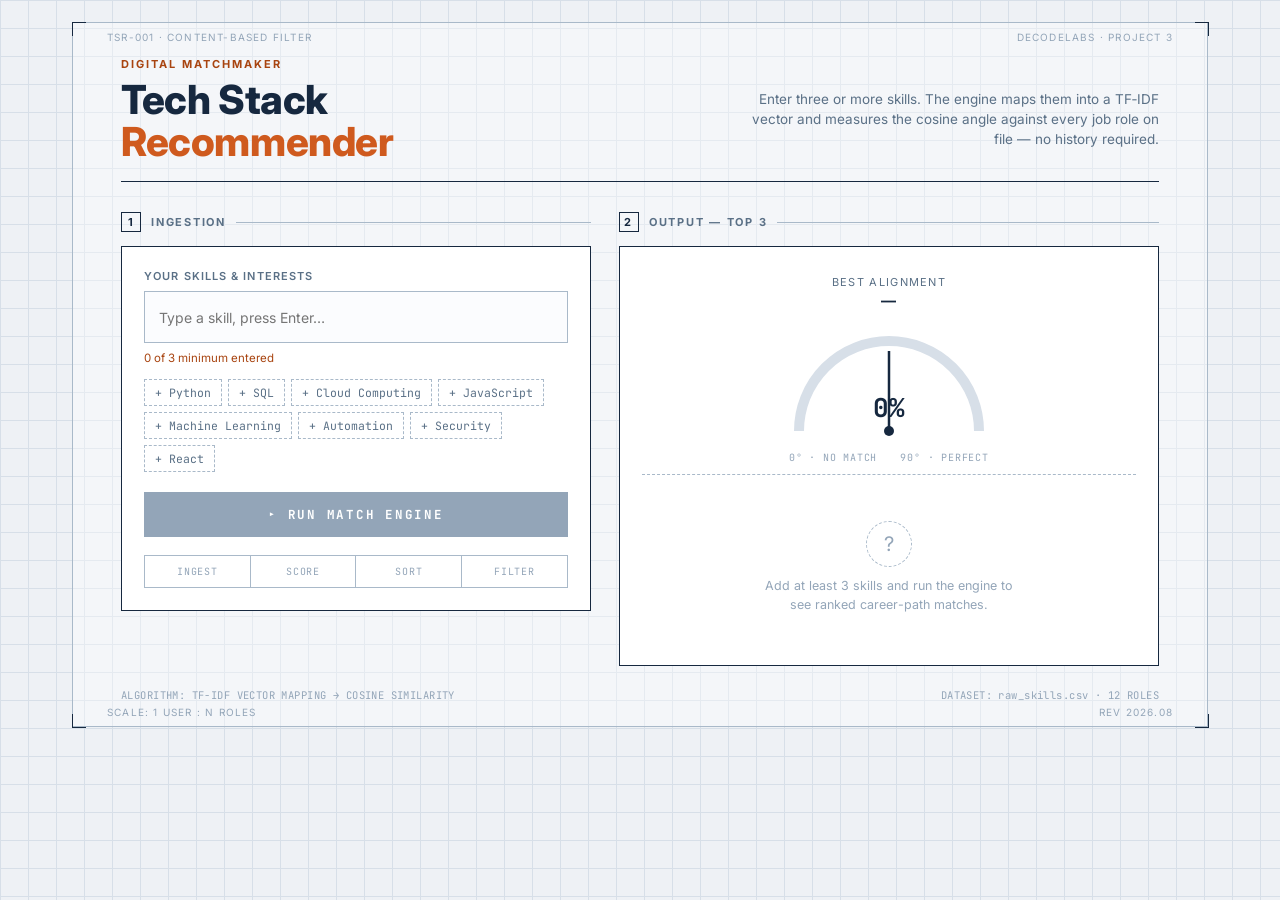
<file: project-3/index.html>
<!DOCTYPE html>
<html lang="en">
<head>
<meta charset="UTF-8">
<meta name="viewport" content="width=device-width, initial-scale=1.0">
<title>Tech Stack Recommender — DecodeLabs</title>
<link rel="preconnect" href="https://fonts.googleapis.com">
<link href="https://fonts.googleapis.com/css2?family=JetBrains+Mono:wght@400;500;700;800&family=Inter:wght@400;500;600;700&display=swap" rel="stylesheet">
<style>
  :root{
    --bg:#eef1f5;
    --grid:#d7dfe8;
    --ink:#16283f;
    --ink-soft:#5a7086;
    --ink-faint:#93a5b8;
    --accent:#cf5a1e;
    --accent-soft:#f4e2d3;
    --accent-deep:#a84410;
    --card:#ffffff;
    --line:#a9b9c9;
    --ok:#2f7d5a;
    font-size:16px;
  }
  *{box-sizing:border-box;}
  html,body{margin:0;padding:0;}
  body{
    background:
      linear-gradient(var(--grid) 1px, transparent 1px) 0 0/28px 28px,
      linear-gradient(90deg, var(--grid) 1px, transparent 1px) 0 0/28px 28px,
      var(--bg);
    color:var(--ink);
    font-family:'Inter', sans-serif;
    min-height:100vh;
    -webkit-font-smoothing:antialiased;
  }
  .mono{ font-family:'JetBrains Mono', monospace; }

  /* ---------- Blueprint frame ---------- */
  .sheet{
    max-width:1180px;
    margin:0 auto;
    padding:22px 22px 40px;
  }
  .frame{
    border:1.5px solid var(--line);
    position:relative;
    padding:34px clamp(18px, 4vw, 48px) 24px;
    background:rgba(255,255,255,0.35);
  }
  .tick{
    position:absolute;
    width:14px; height:14px;
    border:1.5px solid var(--ink);
  }
  .tick.tl{ top:-1.5px; left:-1.5px; border-right:none; border-bottom:none; }
  .tick.tr{ top:-1.5px; right:-1.5px; border-left:none; border-bottom:none; }
  .tick.bl{ bottom:-1.5px; left:-1.5px; border-right:none; border-top:none; }
  .tick.br{ bottom:-1.5px; right:-1.5px; border-left:none; border-top:none; }

  .frame-label{
    position:absolute;
    font-size:10px;
    letter-spacing:.12em;
    color:var(--ink-faint);
    text-transform:uppercase;
  }
  .frame-label.top-left{ top:8px; left:34px; }
  .frame-label.top-right{ top:8px; right:34px; }
  .frame-label.bottom-left{ bottom:8px; left:34px; }
  .frame-label.bottom-right{ bottom:8px; right:34px; }

  /* ---------- Header ---------- */
  header{
    display:flex;
    justify-content:space-between;
    align-items:flex-end;
    gap:24px;
    border-bottom:1.5px solid var(--ink);
    padding-bottom:18px;
    margin-bottom:30px;
    flex-wrap:wrap;
  }
  .eyebrow{
    font-size:11px;
    letter-spacing:.18em;
    text-transform:uppercase;
    color:var(--accent-deep);
    margin:0 0 8px;
    font-weight:700;
  }
  h1{
    margin:0;
    font-size:clamp(28px, 4vw, 40px);
    font-weight:800;
    letter-spacing:-0.01em;
    line-height:1.05;
  }
  h1 span{ color:var(--accent); }
  .subhead{
    max-width:420px;
    font-size:13.5px;
    color:var(--ink-soft);
    line-height:1.5;
    text-align:right;
  }
  @media (max-width:640px){
    .subhead{ text-align:left; }
  }

  /* ---------- Layout ---------- */
  .grid-main{
    display:grid;
    grid-template-columns: 1fr 1.15fr;
    gap:28px;
  }
  @media (max-width:860px){
    .grid-main{ grid-template-columns:1fr; }
  }

  .panel-title{
    display:flex;
    align-items:center;
    gap:10px;
    font-size:11px;
    letter-spacing:.16em;
    text-transform:uppercase;
    color:var(--ink-soft);
    font-weight:700;
    margin-bottom:14px;
  }
  .panel-title .num{
    width:20px; height:20px;
    border:1.5px solid var(--ink);
    display:flex; align-items:center; justify-content:center;
    font-size:11px;
    color:var(--ink);
    flex-shrink:0;
  }
  .panel-title::after{
    content:"";
    flex:1;
    height:1px;
    background:var(--line);
  }

  /* ---------- Input console ---------- */
  .console{
    background:var(--card);
    border:1.5px solid var(--ink);
    padding:22px;
  }
  .field-label{
    font-size:11px;
    text-transform:uppercase;
    letter-spacing:.1em;
    color:var(--ink-soft);
    margin-bottom:8px;
    font-weight:600;
  }
  .chip-input-wrap{
    display:flex;
    flex-wrap:wrap;
    gap:8px;
    border:1.5px solid var(--line);
    padding:10px;
    min-height:52px;
    align-items:center;
    background:#fbfcfe;
  }
  .chip-input-wrap:focus-within{ border-color:var(--accent); }
  .chip{
    display:flex;
    align-items:center;
    gap:6px;
    background:var(--accent-soft);
    border:1px solid var(--accent);
    color:var(--accent-deep);
    padding:5px 8px 5px 10px;
    font-size:12.5px;
    font-weight:600;
    border-radius:2px;
    white-space:nowrap;
  }
  .chip button{
    all:unset;
    cursor:pointer;
    font-size:14px;
    line-height:1;
    padding:0 2px;
    color:var(--accent-deep);
  }
  #skillInput{
    border:none;
    outline:none;
    background:transparent;
    flex:1;
    min-width:140px;
    font-size:14px;
    font-family:'Inter', sans-serif;
    color:var(--ink);
    padding:4px;
  }
  .hint{
    font-size:11.5px;
    color:var(--ink-faint);
    margin-top:8px;
  }
  .hint.warn{ color:var(--accent-deep); }

  .quick-adds{
    display:flex; flex-wrap:wrap; gap:6px;
    margin-top:14px;
  }
  .quick-add{
    font-size:11.5px;
    padding:5px 10px;
    border:1px dashed var(--line);
    color:var(--ink-soft);
    background:transparent;
    cursor:pointer;
    font-family:'JetBrains Mono', monospace;
  }
  .quick-add:hover{ border-color:var(--accent); color:var(--accent-deep); }

  .run-btn{
    width:100%;
    margin-top:20px;
    padding:14px;
    background:var(--ink);
    color:#fff;
    border:none;
    font-family:'JetBrains Mono', monospace;
    font-size:12.5px;
    letter-spacing:.14em;
    text-transform:uppercase;
    font-weight:700;
    cursor:pointer;
    display:flex;
    align-items:center;
    justify-content:center;
    gap:10px;
    transition:background .15s ease;
  }
  .run-btn:hover{ background:var(--accent-deep); }
  .run-btn:disabled{ background:var(--ink-faint); cursor:not-allowed; }

  /* ---------- Pipeline strip ---------- */
  .pipeline{
    display:flex;
    margin-top:18px;
    border:1px solid var(--line);
  }
  .pipeline .step{
    flex:1;
    text-align:center;
    padding:9px 4px;
    font-size:10px;
    letter-spacing:.08em;
    text-transform:uppercase;
    color:var(--ink-faint);
    font-family:'JetBrains Mono', monospace;
    border-right:1px solid var(--line);
    position:relative;
    transition:color .2s ease, background .2s ease;
  }
  .pipeline .step:last-child{ border-right:none; }
  .pipeline .step.active{
    color:#fff;
    background:var(--accent);
  }

  /* ---------- Results / gauge panel ---------- */
  .readout{
    background:var(--card);
    border:1.5px solid var(--ink);
    padding:22px;
    min-height:420px;
    display:flex;
    flex-direction:column;
  }

  .gauge-zone{
    text-align:center;
    padding:6px 0 10px;
    border-bottom:1px dashed var(--line);
    margin-bottom:18px;
  }
  .gauge-caption{
    font-size:11px;
    letter-spacing:.12em;
    text-transform:uppercase;
    color:var(--ink-soft);
    margin-bottom:2px;
  }
  .gauge-role{
    font-size:15px;
    font-weight:700;
    margin-bottom:10px;
    min-height:20px;
  }
  svg#gauge{ display:block; margin:0 auto; }
  .gauge-score{
    font-family:'JetBrains Mono', monospace;
    font-size:26px;
    font-weight:700;
    fill:var(--ink);
  }
  .gauge-legend{
    display:flex;
    justify-content:space-between;
    max-width:200px;
    margin:0 auto;
    font-family:'JetBrains Mono', monospace;
    font-size:10px;
    letter-spacing:.08em;
    color:var(--ink-faint);
  }

  .results-list{
    display:flex;
    flex-direction:column;
    gap:10px;
    flex:1;
  }
  .result-row{
    display:grid;
    grid-template-columns:26px 1fr auto;
    align-items:center;
    gap:12px;
    padding:11px 12px;
    border:1px solid var(--line);
    background:#fbfcfe;
    opacity:0;
    transform:translateY(6px);
    animation:riseIn .4s ease forwards;
  }
  .result-row.rank-1{ border-color:var(--accent); background:var(--accent-soft); }
  @keyframes riseIn{ to{ opacity:1; transform:translateY(0); } }

  .rank-num{
    font-family:'JetBrains Mono', monospace;
    font-size:13px;
    color:var(--ink-faint);
    text-align:center;
  }
  .rank-1 .rank-num{ color:var(--accent-deep); font-weight:700; }
  .result-role{
    font-size:14px;
    font-weight:600;
  }
  .result-role small{
    display:block;
    font-weight:400;
    font-size:11px;
    color:var(--ink-soft);
    margin-top:2px;
    font-family:'JetBrains Mono', monospace;
  }
  .result-score{
    font-family:'JetBrains Mono', monospace;
    font-size:13px;
    font-weight:700;
    color:var(--ink);
    text-align:right;
  }

  .empty-state{
    flex:1;
    display:flex;
    flex-direction:column;
    align-items:center;
    justify-content:center;
    text-align:center;
    color:var(--ink-faint);
    gap:10px;
    padding:20px;
  }
  .empty-state .glyph{
    width:46px; height:46px;
    border:1.5px dashed var(--line);
    border-radius:50%;
    display:flex; align-items:center; justify-content:center;
    font-size:20px;
    color:var(--ink-faint);
  }
  .empty-state p{ font-size:12.5px; max-width:260px; line-height:1.5; margin:0; }

  /* ---------- Footer note ---------- */
  .footnote{
    margin-top:22px;
    display:flex;
    justify-content:space-between;
    gap:16px;
    flex-wrap:wrap;
    font-size:10.5px;
    color:var(--ink-faint);
    font-family:'JetBrains Mono', monospace;
    letter-spacing:.04em;
  }

  ::selection{ background:var(--accent-soft); color:var(--accent-deep); }

  @media (max-width:560px){
    .frame-label.top-left, .frame-label.top-right{ display:none; }
    .frame{ padding-top:20px; }
  }
</style>
</head>
<body>

<div class="sheet">
  <div class="frame">
    <div class="tick tl"></div><div class="tick tr"></div>
    <div class="tick bl"></div><div class="tick br"></div>
    <div class="frame-label top-left">TSR-001 · CONTENT-BASED FILTER</div>
    <div class="frame-label top-right">DECODELABS · PROJECT 3</div>
    <div class="frame-label bottom-left">SCALE: 1 USER : N ROLES</div>
    <div class="frame-label bottom-right">REV 2026.08</div>

    <header>
      <div>
        <p class="eyebrow">Digital Matchmaker</p>
        <h1>Tech Stack<br><span>Recommender</span></h1>
      </div>
      <p class="subhead">Enter three or more skills. The engine maps them into a TF‑IDF vector and measures the cosine angle against every job role on file — no history required.</p>
    </header>

    <div class="grid-main">
      <!-- INPUT -->
      <div>
        <div class="panel-title"><span class="num">1</span>Ingestion</div>
        <div class="console">
          <div class="field-label">Your skills &amp; interests</div>
          <div class="chip-input-wrap" id="chipWrap">
            <input type="text" id="skillInput" placeholder="Type a skill, press Enter…" autocomplete="off">
          </div>
          <div class="hint" id="hint">0 of 3 minimum entered</div>

          <div class="quick-adds" id="quickAdds"></div>

          <button class="run-btn" id="runBtn" disabled>
            ▸ Run Match Engine
          </button>

          <div class="pipeline">
            <div class="step" data-step="1">Ingest</div>
            <div class="step" data-step="2">Score</div>
            <div class="step" data-step="3">Sort</div>
            <div class="step" data-step="4">Filter</div>
          </div>
        </div>
      </div>

      <!-- OUTPUT -->
      <div>
        <div class="panel-title"><span class="num">2</span>Output — Top 3</div>
        <div class="readout" id="readout">
          <div class="gauge-zone">
            <div class="gauge-caption">Best Alignment</div>
            <div class="gauge-role" id="gaugeRole">—</div>
            <svg id="gauge" width="220" height="130" viewBox="0 0 220 130">
              <path d="M 20 110 A 90 90 0 0 1 200 110" fill="none" stroke="#d7dfe8" stroke-width="10"/>
              <path id="gaugeArc" d="M 20 110 A 90 90 0 0 1 200 110" fill="none" stroke="#cf5a1e" stroke-width="10" stroke-dasharray="283" stroke-dashoffset="283" stroke-linecap="round"/>
              <line id="needle" x1="110" y1="110" x2="110" y2="30" stroke="#16283f" stroke-width="2.5"/>
              <circle cx="110" cy="110" r="5" fill="#16283f"/>
              <text x="110" y="96" text-anchor="middle" class="gauge-score" id="gaugeScore">0%</text>
            </svg>
            <div class="gauge-legend">
              <span>0° · NO MATCH</span>
              <span>90° · PERFECT</span>
            </div>
          </div>

          <div class="results-list" id="resultsList">
            <div class="empty-state" id="emptyState">
              <div class="glyph">?</div>
              <p>Add at least 3 skills and run the engine to see ranked career-path matches.</p>
            </div>
          </div>
        </div>
      </div>
    </div>

    <div class="footnote">
      <span>ALGORITHM: TF‑IDF VECTOR MAPPING → COSINE SIMILARITY</span>
      <span>DATASET: raw_skills.csv · 12 ROLES</span>
    </div>
  </div>
</div>

<script>
/* ---------------- Dataset (mirrors raw_skills.csv) ---------------- */
const ROLES = [
  { role:"Data Scientist", skills:"Python SQL Machine Learning Statistics Data Analysis Pandas NumPy Visualization" },
  { role:"DevOps Engineer", skills:"AWS Docker Kubernetes CI/CD Automation Linux Cloud Computing Terraform" },
  { role:"Backend Developer", skills:"Java Python SQL APIs Databases Microservices Spring Boot REST" },
  { role:"Frontend Developer", skills:"JavaScript React CSS HTML UI Design Web Design TypeScript" },
  { role:"Cloud Architect", skills:"AWS Cloud Computing Azure Networking Security Automation Kubernetes" },
  { role:"Data Engineer", skills:"Python SQL ETL Apache Spark Data Pipelines Cloud Computing Airflow" },
  { role:"Machine Learning Engineer", skills:"Python Machine Learning TensorFlow PyTorch Neural Networks Deep Learning Statistics" },
  { role:"Full Stack Developer", skills:"JavaScript Python React Node.js SQL APIs Web Design Databases" },
  { role:"Cybersecurity Analyst", skills:"Networking Security Linux Cryptography Threat Analysis Automation Python" },
  { role:"Mobile App Developer", skills:"Java Kotlin Swift Mobile UI Design APIs Android iOS" },
  { role:"Systems Administrator", skills:"Linux Networking Automation Cloud Computing Bash Scripting Security" },
  { role:"Database Administrator", skills:"SQL Databases Data Modeling Backup Recovery Performance Tuning Oracle" },
];

const QUICK = ["Python","SQL","Cloud Computing","JavaScript","Machine Learning","Automation","Security","React"];

/* ---------------- Minimal TF-IDF + Cosine Similarity ---------------- */
function tokenize(str){
  return str.toLowerCase().match(/[a-z0-9\+\#\.]+/g) || [];
}

function buildTfidf(docs){
  const vocab = new Set();
  const tokenized = docs.map(d => tokenize(d));
  tokenized.forEach(tokens => tokens.forEach(t => vocab.add(t)));
  const vocabArr = Array.from(vocab);

  const df = {};
  vocabArr.forEach(term => {
    df[term] = tokenized.filter(tokens => tokens.includes(term)).length;
  });

  const N = docs.length;
  function vectorize(tokens){
    const tf = {};
    tokens.forEach(t => tf[t] = (tf[t]||0) + 1);
    const total = tokens.length || 1;
    return vocabArr.map(term => {
      const tfVal = (tf[term]||0) / total;
      const idfVal = Math.log((N+1) / ((df[term]||0)+1)) + 1; // smoothed idf
      return tfVal * idfVal;
    });
  }

  return { vocabArr, vectorize, tokenized };
}

function cosineSim(a, b){
  let dot=0, magA=0, magB=0;
  for(let i=0;i<a.length;i++){
    dot += a[i]*b[i];
    magA += a[i]*a[i];
    magB += b[i]*b[i];
  }
  if(magA===0 || magB===0) return 0;
  return dot / (Math.sqrt(magA) * Math.sqrt(magB));
}

const roleDocs = ROLES.map(r => r.skills);
const model = buildTfidf(roleDocs);
const roleVectors = roleDocs.map(doc => model.vectorize(tokenize(doc)));

function recommend(userSkills, topN=3){
  const userDoc = userSkills.join(" ");
  const userVec = model.vectorize(tokenize(userDoc));
  const scored = ROLES.map((r, i) => ({
    role: r.role,
    skills: r.skills,
    score: cosineSim(userVec, roleVectors[i])
  }));
  scored.sort((a,b) => b.score - a.score);
  return scored.slice(0, topN);
}

/* ---------------- UI wiring ---------------- */
const chipWrap = document.getElementById('chipWrap');
const skillInput = document.getElementById('skillInput');
const hint = document.getElementById('hint');
const runBtn = document.getElementById('runBtn');
const quickAdds = document.getElementById('quickAdds');
const resultsList = document.getElementById('resultsList');
const emptyState = document.getElementById('emptyState');
const gaugeRole = document.getElementById('gaugeRole');
const gaugeArc = document.getElementById('gaugeArc');
const needle = document.getElementById('needle');
const gaugeScore = document.getElementById('gaugeScore');
const steps = document.querySelectorAll('.pipeline .step');

let skills = [];

function renderChips(){
  chipWrap.querySelectorAll('.chip').forEach(c => c.remove());
  skills.forEach((s, idx) => {
    const chip = document.createElement('span');
    chip.className = 'chip';
    chip.innerHTML = `${s}<button aria-label="remove">×</button>`;
    chip.querySelector('button').onclick = () => {
      skills.splice(idx, 1);
      renderChips();
    };
    chipWrap.insertBefore(chip, skillInput);
  });
  const n = skills.length;
  hint.textContent = n >= 3 ? `${n} skills entered — ready to run` : `${n} of 3 minimum entered`;
  hint.classList.toggle('warn', n < 3);
  runBtn.disabled = n < 3;
}

function addSkill(raw){
  const val = raw.trim();
  if(!val) return;
  if(!skills.some(s => s.toLowerCase() === val.toLowerCase())) skills.push(val);
  skillInput.value = '';
  renderChips();
}

skillInput.addEventListener('keydown', (e) => {
  if(e.key === 'Enter' || e.key === ','){
    e.preventDefault();
    addSkill(skillInput.value);
  } else if(e.key === 'Backspace' && skillInput.value === '' && skills.length){
    skills.pop();
    renderChips();
  }
});
chipWrap.addEventListener('click', () => skillInput.focus());

QUICK.forEach(term => {
  const btn = document.createElement('button');
  btn.className = 'quick-add';
  btn.type = 'button';
  btn.textContent = '+ ' + term;
  btn.onclick = () => addSkill(term);
  quickAdds.appendChild(btn);
});

function animateSteps(cb){
  let i = 0;
  steps.forEach(s => s.classList.remove('active'));
  const interval = setInterval(() => {
    if(i > 0) steps[i-1].classList.remove('active');
    if(i < steps.length){
      steps[i].classList.add('active');
      i++;
    } else {
      clearInterval(interval);
      setTimeout(() => { steps.forEach(s=>s.classList.remove('active')); }, 350);
      cb();
    }
  }, 260);
}

function setGauge(score, roleName){
  const pct = Math.max(0, Math.min(1, score));
  const circumference = 283; // approx path length for this arc
  gaugeArc.style.strokeDashoffset = String(circumference * (1 - pct));

  const angleDeg = 180 * (1 - pct); // 180deg = 0%, 0deg = 100%, sweeping to vertical
  const rad = (angleDeg * Math.PI) / 180;
  const cx = 110, cy = 110, r = 78;
  const x2 = cx - r * Math.cos(rad);
  const y2 = cy - r * Math.sin(rad);
  needle.setAttribute('x2', x2.toFixed(1));
  needle.setAttribute('y2', y2.toFixed(1));

  gaugeScore.textContent = Math.round(pct * 100) + '%';
  gaugeRole.textContent = roleName || '—';
}

function renderResults(results){
  resultsList.querySelectorAll('.result-row').forEach(el => el.remove());
  if(emptyState) emptyState.remove();

  results.forEach((r, idx) => {
    const row = document.createElement('div');
    row.className = 'result-row' + (idx === 0 ? ' rank-1' : '');
    row.style.animationDelay = (idx * 0.08) + 's';
    row.innerHTML = `
      <div class="rank-num">${idx+1}</div>
      <div class="result-role">${r.role}<small>${r.skills.split(' ').slice(0,4).join(' · ')}</small></div>
      <div class="result-score">${Math.round(r.score*100)}%</div>
    `;
    resultsList.appendChild(row);
  });

  setGauge(results[0] ? results[0].score : 0, results[0] ? results[0].role : null);
}

runBtn.addEventListener('click', () => {
  if(skillInput.value.trim()) addSkill(skillInput.value);
  if(skills.length < 3) return;
  runBtn.disabled = true;
  animateSteps(() => {
    const results = recommend(skills, 3);
    renderResults(results);
    runBtn.disabled = false;
  });
});

renderChips();
</script>
</body>
</html>
</file>
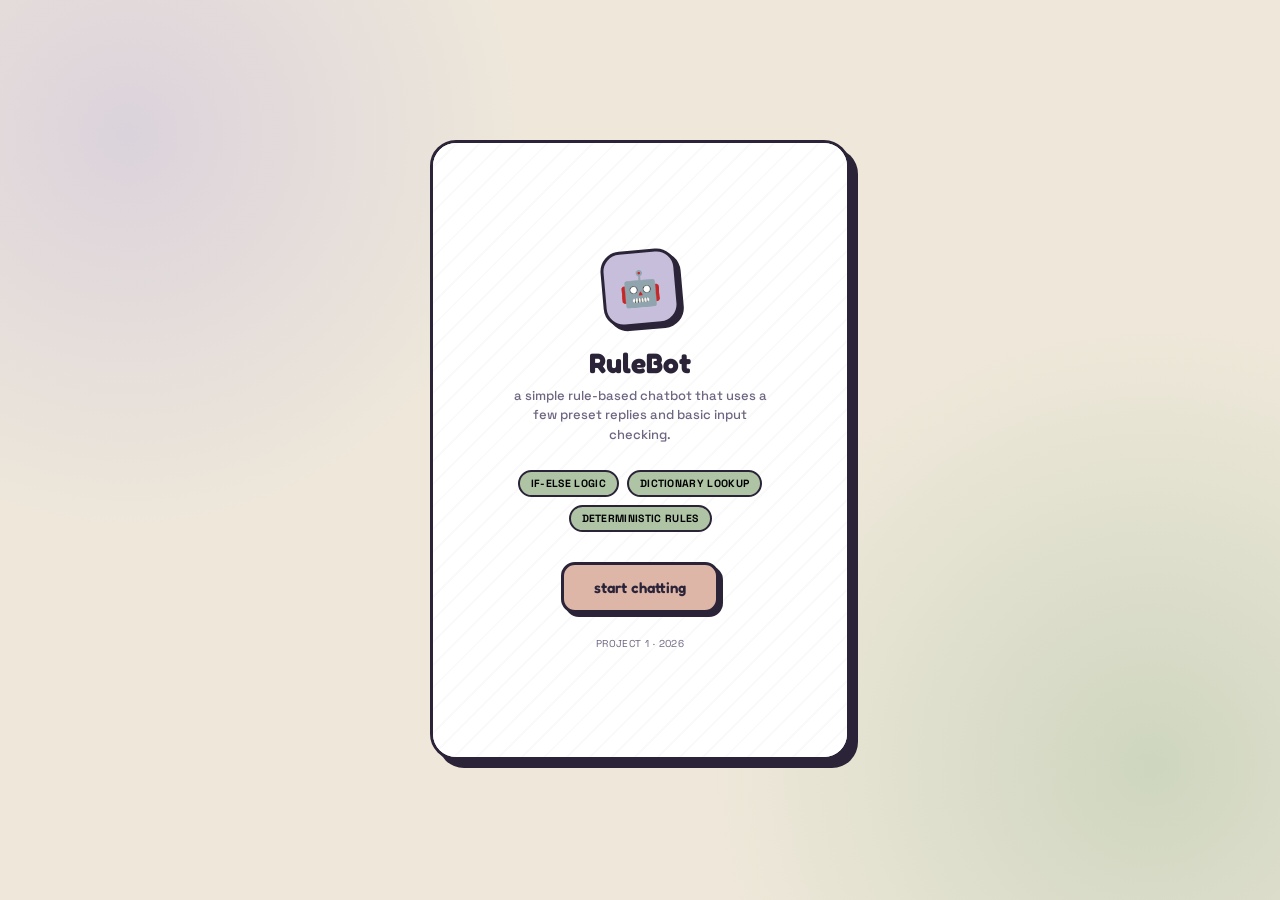
<file: project1/index.html>
<!DOCTYPE html>
<html lang="en">
<head>
<meta charset="UTF-8">
<title>rulebot 🤖</title>
<link rel="stylesheet" href="style.css">

</head>
<body>

<div class="phone">

  <!-- LANDING SCREEN -->
  <div id="landing">
    <div class="landing-badge">🤖</div>
    <h1>RuleBot</h1>
    <p class="tag">a simple rule-based chatbot that uses a few preset replies and basic input checking.</p>
    <div class="landing-tags">
      <span>if-else logic</span>
      <span>dictionary lookup</span>
      <span>deterministic rules</span>
    </div>
    <button class="start-btn" id="start-btn">start chatting</button>
    <div class="foot">PROJECT 1 · 2026</div>
  </div>

  <!-- CHAT SCREEN -->
  <div id="chatscreen">
    <header>
      <div class="avatar">🤖</div>
      <div class="info">
        <h1>RuleBot</h1>
        <div class="status"><span class="dot"></span> online</div>
      </div>
      <div class="match-counter">
        <span class="num" id="match-count">0</span>
        <span class="lbl">matched</span>
      </div>
    </header>

    <div id="log"></div>

    <div class="chips">
      <div class="chip" data-msg="hello">👋 hey</div>
      <div class="chip" data-msg="joke">😂 joke</div>
      <div class="chip" data-msg="help">❓ help</div>
      <div class="chip" data-msg="what is ai">🧠 what's AI</div>
      <div class="chip" data-msg="bye">👋 bye</div>
    </div>

    <form id="chat-form">
      <input id="input" type="text" placeholder="say something..." autocomplete="off">
      <button type="submit" id="sendbtn">send</button>
    </form>
  </div>

</div>

<script src="script.js"></script>


</body>
</html>
</file>
<file: project1/style.css>
@import url('https://fonts.googleapis.com/css2?family=Space+Grotesk:wght@400;500;700&family=Fredoka:wght@500;600;700&display=swap');

  :root {
    --lavender: #C7BEDC;
    --sage: #AEC4A5;
    --clay: #DDB6A8;
    --sand: #EFE8DA;
    --ink: #2B2438;
    --muted: #6E6580;
  }

  * { box-sizing: border-box; }

  body {
    margin: 0;
    min-height: 100vh;
    background: var(--sand);
    background-image:
      radial-gradient(circle at 10% 15%, rgba(199,190,220,0.5) 0, transparent 30%),
      radial-gradient(circle at 90% 85%, rgba(174,196,165,0.5) 0, transparent 32%);
    font-family: 'Space Grotesk', sans-serif;
    display: flex;
    align-items: center;
    justify-content: center;
    padding: 28px;
  }

  .phone {
    width: 100%;
    max-width: 420px;
    background: #fff;
    border: 3px solid var(--ink);
    border-radius: 26px;
    box-shadow: 8px 8px 0 var(--ink);
    overflow: hidden;
    position: relative;
    min-height: 620px;
    display: flex;
    flex-direction: column;
  }

  /* ---------- LANDING SCREEN ---------- */
  #landing {
    flex: 1;
    display: flex;
    flex-direction: column;
    align-items: center;
    justify-content: center;
    text-align: center;
    padding: 40px 30px;
    background:
      repeating-linear-gradient(135deg, rgba(43,36,56,0.025) 0 2px, transparent 2px 16px),
      #fff;
  }

  .landing-badge {
    width: 76px; height: 76px;
    background: var(--lavender);
    border: 3px solid var(--ink);
    border-radius: 20px;
    display: flex;
    align-items: center;
    justify-content: center;
    font-size: 34px;
    transform: rotate(-5deg);
    box-shadow: 4px 4px 0 var(--ink);
    margin-bottom: 20px;
  }

  #landing h1 {
    font-family: 'Fredoka', sans-serif;
    font-size: 28px;
    margin: 0 0 6px;
    color: var(--ink);
  }

  #landing .tag {
    font-size: 13px;
    color: var(--muted);
    font-weight: 500;
    margin: 0 0 26px;
    max-width: 260px;
    line-height: 1.5;
  }

  .landing-tags {
    display: flex;
    gap: 8px;
    flex-wrap: wrap;
    justify-content: center;
    margin-bottom: 30px;
  }

  .landing-tags span {
    font-size: 10.5px;
    font-weight: 700;
    letter-spacing: 0.03em;
    text-transform: uppercase;
    background: var(--sage);
    border: 2px solid var(--ink);
    border-radius: 999px;
    padding: 5px 11px;
  }

  .start-btn {
    background: var(--clay);
    border: 3px solid var(--ink);
    border-radius: 14px;
    color: var(--ink);
    font-family: 'Fredoka', sans-serif;
    font-weight: 600;
    font-size: 15px;
    padding: 13px 30px;
    cursor: pointer;
    box-shadow: 4px 4px 0 var(--ink);
    transition: transform 0.1s ease, box-shadow 0.1s ease;
  }
  .start-btn:hover { transform: translate(-2px, -2px); box-shadow: 6px 6px 0 var(--ink); }
  .start-btn:active { transform: translate(2px, 2px); box-shadow: 2px 2px 0 var(--ink); }

  #landing .foot {
    margin-top: 24px;
    font-size: 10px;
    color: var(--muted);
    letter-spacing: 0.04em;
  }

  /* ---------- CHAT SCREEN ---------- */
  #chatscreen {
    display: none;
    flex: 1;
    flex-direction: column;
  }
  #chatscreen.active { display: flex; }

  header {
    background: var(--lavender);
    border-bottom: 3px solid var(--ink);
    padding: 14px 16px;
    display: flex;
    align-items: center;
    gap: 12px;
  }

  .avatar {
    width: 40px; height: 40px;
    background: #fff;
    border: 2.5px solid var(--ink);
    border-radius: 11px;
    display: flex;
    align-items: center;
    justify-content: center;
    font-size: 19px;
    flex-shrink: 0;
    transform: rotate(-4deg);
  }

  header .info { flex: 1; min-width: 0; }

  header .info h1 {
    font-family: 'Fredoka', sans-serif;
    font-size: 16px;
    margin: 0;
    color: var(--ink);
  }

  header .status {
    display: flex;
    align-items: center;
    gap: 5px;
    font-size: 10.5px;
    font-weight: 600;
    color: var(--muted);
  }

  .dot {
    width: 7px; height: 7px;
    background: #7BAF6E;
    border: 1.5px solid var(--ink);
    border-radius: 50%;
  }

  .match-counter {
    background: #fff;
    border: 2px solid var(--ink);
    border-radius: 10px;
    padding: 5px 9px;
    font-size: 11px;
    font-weight: 700;
    color: var(--ink);
    text-align: center;
    line-height: 1.2;
    flex-shrink: 0;
  }
  .match-counter .num {
    font-family: 'Fredoka', sans-serif;
    font-size: 15px;
    display: block;
  }
  .match-counter .lbl {
    font-size: 8px;
    color: var(--muted);
    text-transform: uppercase;
    letter-spacing: 0.04em;
  }

  #log {
    height: 400px;
    overflow-y: auto;
    padding: 16px;
    display: flex;
    flex-direction: column;
    gap: 10px;
  }

  #log::-webkit-scrollbar { width: 6px; }
  #log::-webkit-scrollbar-thumb { background: var(--ink); border-radius: 4px; }

  .row { display: flex; }
  .row.bot { justify-content: flex-start; }
  .row.user { justify-content: flex-end; }

  .bubble {
    max-width: 78%;
    padding: 10px 13px;
    font-size: 13.5px;
    line-height: 1.45;
    font-weight: 500;
    border: 2px solid var(--ink);
  }

  .row.bot .bubble {
    background: var(--sage);
    color: var(--ink);
    border-radius: 15px 15px 15px 4px;
    box-shadow: 2.5px 2.5px 0 var(--ink);
  }

  .row.user .bubble {
    background: var(--sand);
    color: var(--ink);
    border-radius: 15px 15px 4px 15px;
    box-shadow: -2.5px 2.5px 0 var(--ink);
  }

  .typing { display: flex; gap: 4px; padding: 11px 13px; }
  .typing i {
    width: 5px; height: 5px;
    background: var(--ink);
    border-radius: 50%;
    display: inline-block;
    animation: bounce 1s infinite;
  }
  .typing i:nth-child(2) { animation-delay: 0.15s; }
  .typing i:nth-child(3) { animation-delay: 0.3s; }
  @keyframes bounce {
    0%, 60%, 100% { transform: translateY(0); }
    30% { transform: translateY(-5px); }
  }

  .chips {
    display: flex;
    gap: 6px;
    flex-wrap: wrap;
    padding: 0 16px 10px;
  }
  .chip {
    font-size: 10.5px;
    font-weight: 700;
    background: #fff;
    border: 2px solid var(--ink);
    border-radius: 999px;
    padding: 5px 10px;
    cursor: pointer;
    box-shadow: 2px 2px 0 var(--ink);
    transition: transform 0.1s ease;
  }
  .chip:hover { transform: translate(-1px, -1px); }
  .chip:active { transform: translate(1px, 1px); box-shadow: 1px 1px 0 var(--ink); }

  form {
    display: flex;
    border-top: 3px solid var(--ink);
    background: var(--ink);
    padding: 9px;
    gap: 8px;
  }

  #input {
    flex: 1;
    background: #fff;
    border: 2px solid var(--ink);
    border-radius: 12px;
    outline: none;
    color: var(--ink);
    font-family: 'Space Grotesk', sans-serif;
    font-size: 13.5px;
    font-weight: 500;
    padding: 10px 13px;
  }
  #input::placeholder { color: #a49bb5; }
  #input:disabled { opacity: 0.5; }

  #sendbtn {
    background: var(--clay);
    border: 2px solid var(--ink);
    border-radius: 12px;
    color: var(--ink);
    font-family: 'Fredoka', sans-serif;
    font-weight: 600;
    font-size: 13px;
    padding: 0 16px;
    cursor: pointer;
    box-shadow: 2.5px 2.5px 0 var(--sage);
    transition: transform 0.1s ease;
  }
  #sendbtn:hover { transform: translate(-1px, -1px); }
  #sendbtn:active { transform: translate(1px, 1px); box-shadow: 1px 1px 0 var(--sage); }
</file>
